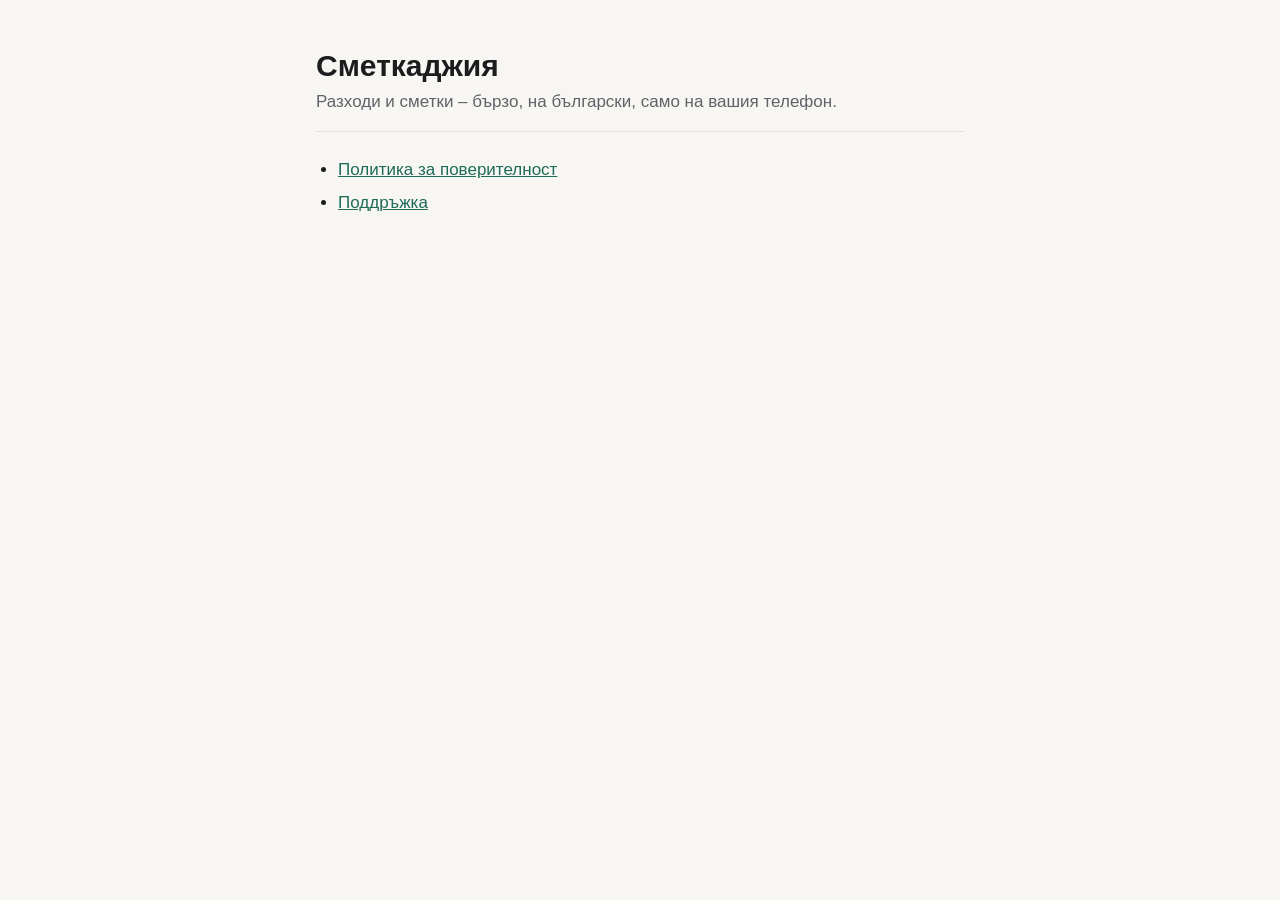
<file: index.html>
<!doctype html>
<html lang="bg">
<head>
<meta charset="utf-8">
<meta name="viewport" content="width=device-width, initial-scale=1">
<title>Сметкаджия</title>
<link rel="stylesheet" href="style.css">
</head>
<body>
<main>
<header>
  <h1>Сметкаджия</h1>
  <p class="meta">Разходи и сметки – бързо, на български, само на вашия телефон.</p>
</header>
<ul>
  <li><a href="privacy/">Политика за поверителност</a></li>
  <li><a href="support/">Поддръжка</a></li>
</ul>
</main>
</body>
</html>
</file>
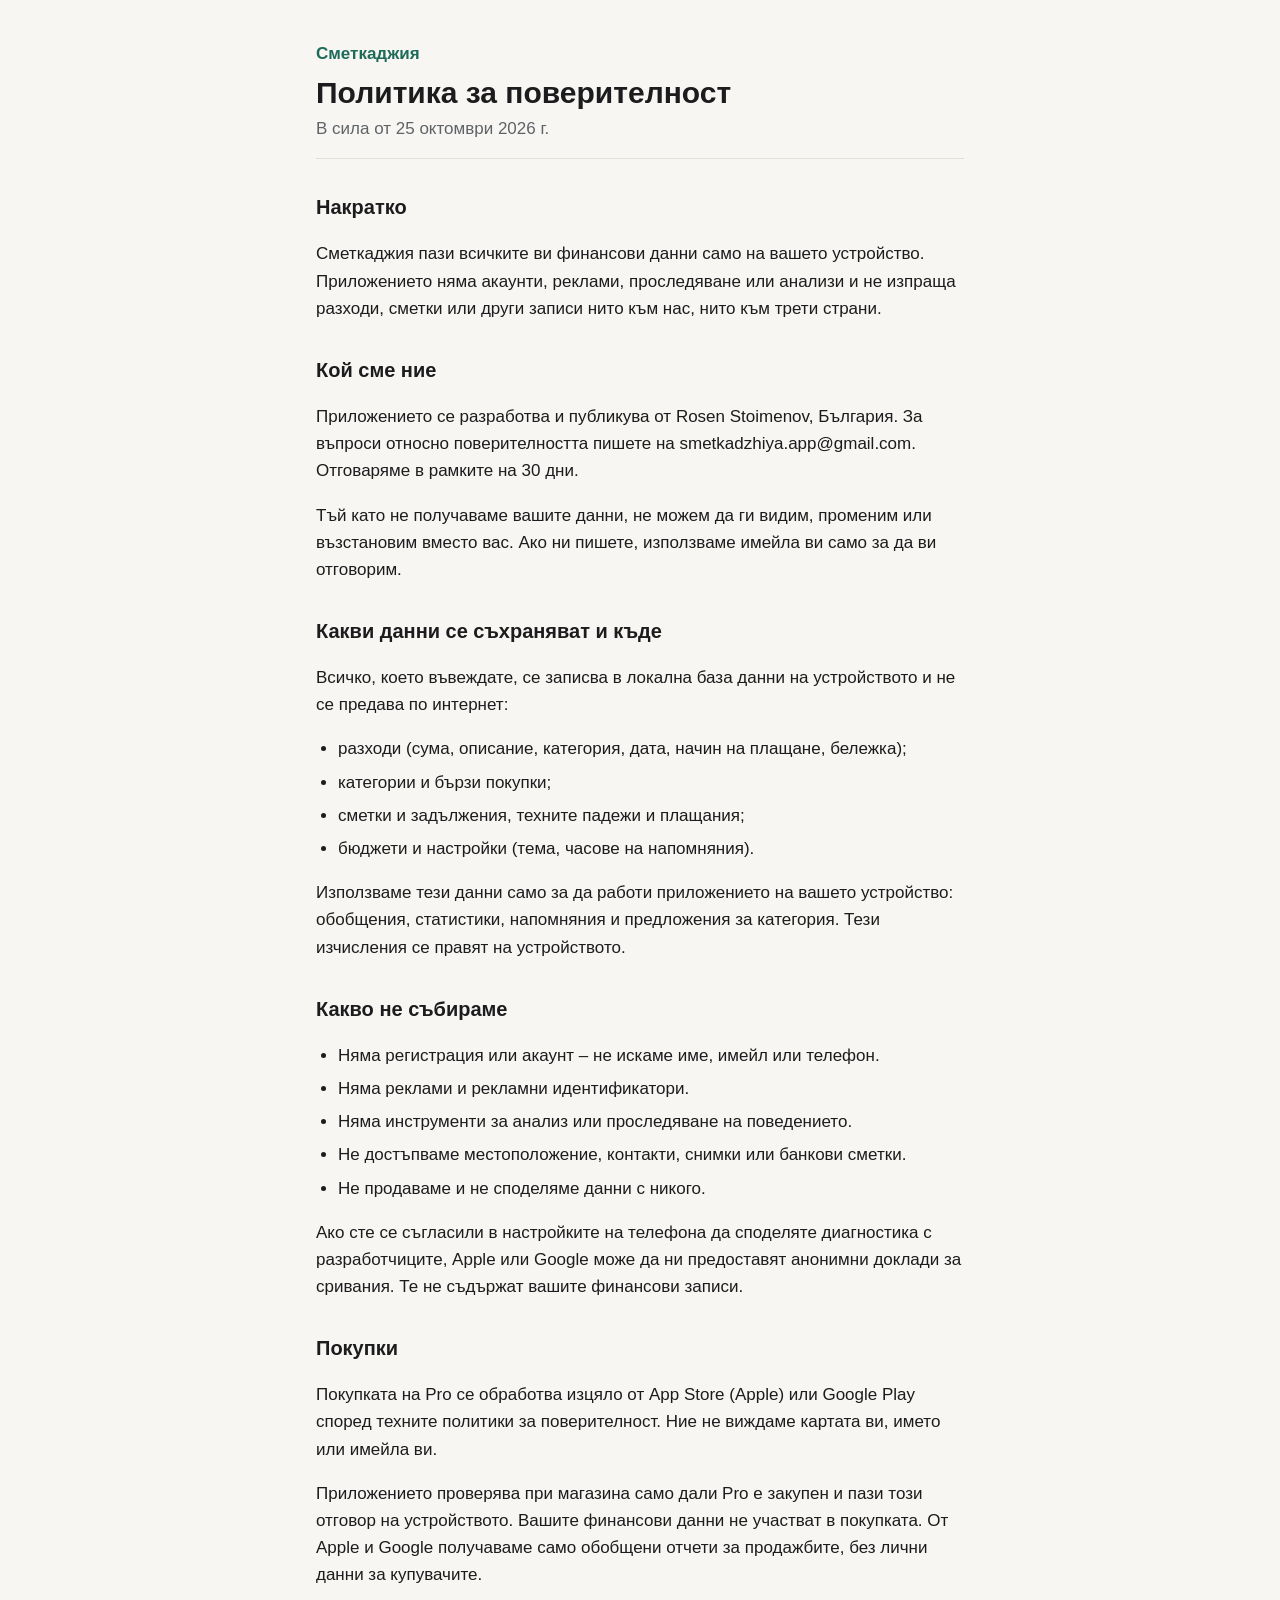
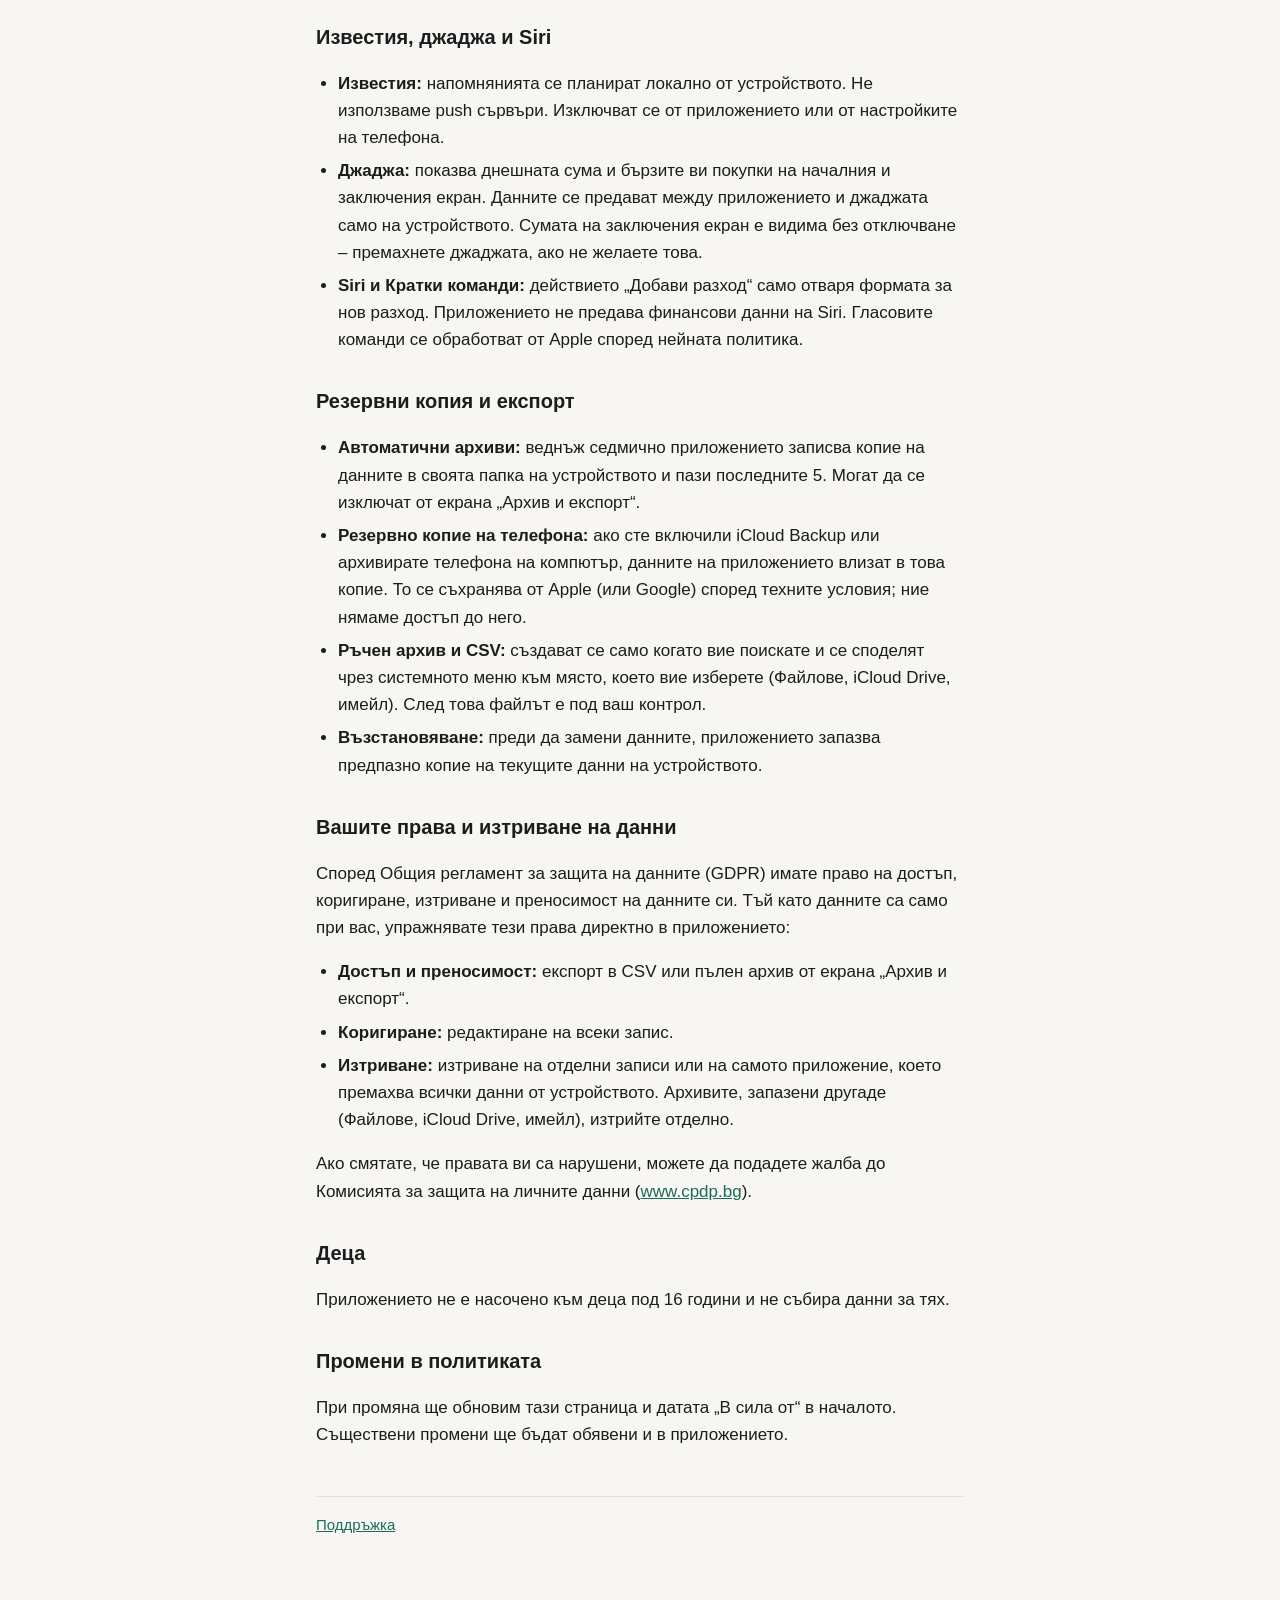
<file: privacy/index.html>
<!doctype html>
<html lang="bg">
<head>
<meta charset="utf-8">
<meta name="viewport" content="width=device-width, initial-scale=1">
<title>Политика за поверителност – Сметкаджия</title>
<link rel="stylesheet" href="../style.css">
</head>
<body>
<main>
<header>
  <a class="app" href="../">Сметкаджия</a>
  <h1>Политика за поверителност</h1>
  <p class="meta">В сила от 25 октомври 2026 г.</p>
</header>

<h2>Накратко</h2>
<p>Сметкаджия пази всичките ви финансови данни само на вашето устройство. Приложението няма акаунти, реклами, проследяване или анализи и не изпраща разходи, сметки или други записи нито към нас, нито към трети страни.</p>

<h2>Кой сме ние</h2>
<p>Приложението се разработва и публикува от Rosen Stoimenov, България. За въпроси относно поверителността пишете на smetkadzhiya.app@gmail.com. Отговаряме в рамките на 30 дни.</p>
<p>Тъй като не получаваме вашите данни, не можем да ги видим, променим или възстановим вместо вас. Ако ни пишете, използваме имейла ви само за да ви отговорим.</p>

<h2>Какви данни се съхраняват и къде</h2>
<p>Всичко, което въвеждате, се записва в локална база данни на устройството и не се предава по интернет:</p>
<ul>
  <li>разходи (сума, описание, категория, дата, начин на плащане, бележка);</li>
  <li>категории и бързи покупки;</li>
  <li>сметки и задължения, техните падежи и плащания;</li>
  <li>бюджети и настройки (тема, часове на напомняния).</li>
</ul>
<p>Използваме тези данни само за да работи приложението на вашето устройство: обобщения, статистики, напомняния и предложения за категория. Тези изчисления се правят на устройството.</p>

<h2>Какво не събираме</h2>
<ul>
  <li>Няма регистрация или акаунт – не искаме име, имейл или телефон.</li>
  <li>Няма реклами и рекламни идентификатори.</li>
  <li>Няма инструменти за анализ или проследяване на поведението.</li>
  <li>Не достъпваме местоположение, контакти, снимки или банкови сметки.</li>
  <li>Не продаваме и не споделяме данни с никого.</li>
</ul>
<p>Ако сте се съгласили в настройките на телефона да споделяте диагностика с разработчиците, Apple или Google може да ни предоставят анонимни доклади за сривания. Те не съдържат вашите финансови записи.</p>

<h2>Покупки</h2>
<p>Покупката на Pro се обработва изцяло от App Store (Apple) или Google Play според техните политики за поверителност. Ние не виждаме картата ви, името или имейла ви.</p>
<p>Приложението проверява при магазина само дали Pro е закупен и пази този отговор на устройството. Вашите финансови данни не участват в покупката. От Apple и Google получаваме само обобщени отчети за продажбите, без лични данни за купувачите.</p>

<h2>Известия, джаджа и Siri</h2>
<ul>
  <li><strong>Известия:</strong> напомнянията се планират локално от устройството. Не използваме push сървъри. Изключват се от приложението или от настройките на телефона.</li>
  <li><strong>Джаджа:</strong> показва днешната сума и бързите ви покупки на началния и заключения екран. Данните се предават между приложението и джаджата само на устройството. Сумата на заключения екран е видима без отключване – премахнете джаджата, ако не желаете това.</li>
  <li><strong>Siri и Кратки команди:</strong> действието „Добави разход“ само отваря формата за нов разход. Приложението не предава финансови данни на Siri. Гласовите команди се обработват от Apple според нейната политика.</li>
</ul>

<h2>Резервни копия и експорт</h2>
<ul>
  <li><strong>Автоматични архиви:</strong> веднъж седмично приложението записва копие на данните в своята папка на устройството и пази последните 5. Могат да се изключат от екрана „Архив и експорт“.</li>
  <li><strong>Резервно копие на телефона:</strong> ако сте включили iCloud Backup или архивирате телефона на компютър, данните на приложението влизат в това копие. То се съхранява от Apple (или Google) според техните условия; ние нямаме достъп до него.</li>
  <li><strong>Ръчен архив и CSV:</strong> създават се само когато вие поискате и се споделят чрез системното меню към място, което вие изберете (Файлове, iCloud Drive, имейл). След това файлът е под ваш контрол.</li>
  <li><strong>Възстановяване:</strong> преди да замени данните, приложението запазва предпазно копие на текущите данни на устройството.</li>
</ul>

<h2>Вашите права и изтриване на данни</h2>
<p>Според Общия регламент за защита на данните (GDPR) имате право на достъп, коригиране, изтриване и преносимост на данните си. Тъй като данните са само при вас, упражнявате тези права директно в приложението:</p>
<ul>
  <li><strong>Достъп и преносимост:</strong> експорт в CSV или пълен архив от екрана „Архив и експорт“.</li>
  <li><strong>Коригиране:</strong> редактиране на всеки запис.</li>
  <li><strong>Изтриване:</strong> изтриване на отделни записи или на самото приложение, което премахва всички данни от устройството. Архивите, запазени другаде (Файлове, iCloud Drive, имейл), изтрийте отделно.</li>
</ul>
<p>Ако смятате, че правата ви са нарушени, можете да подадете жалба до Комисията за защита на личните данни (<a href="https://www.cpdp.bg">www.cpdp.bg</a>).</p>

<h2>Деца</h2>
<p>Приложението не е насочено към деца под 16 години и не събира данни за тях.</p>

<h2>Промени в политиката</h2>
<p>При промяна ще обновим тази страница и датата „В сила от“ в началото. Съществени промени ще бъдат обявени и в приложението.</p>

<footer><a href="../support/">Поддръжка</a></footer>
</main>
</body>
</html>
</file>
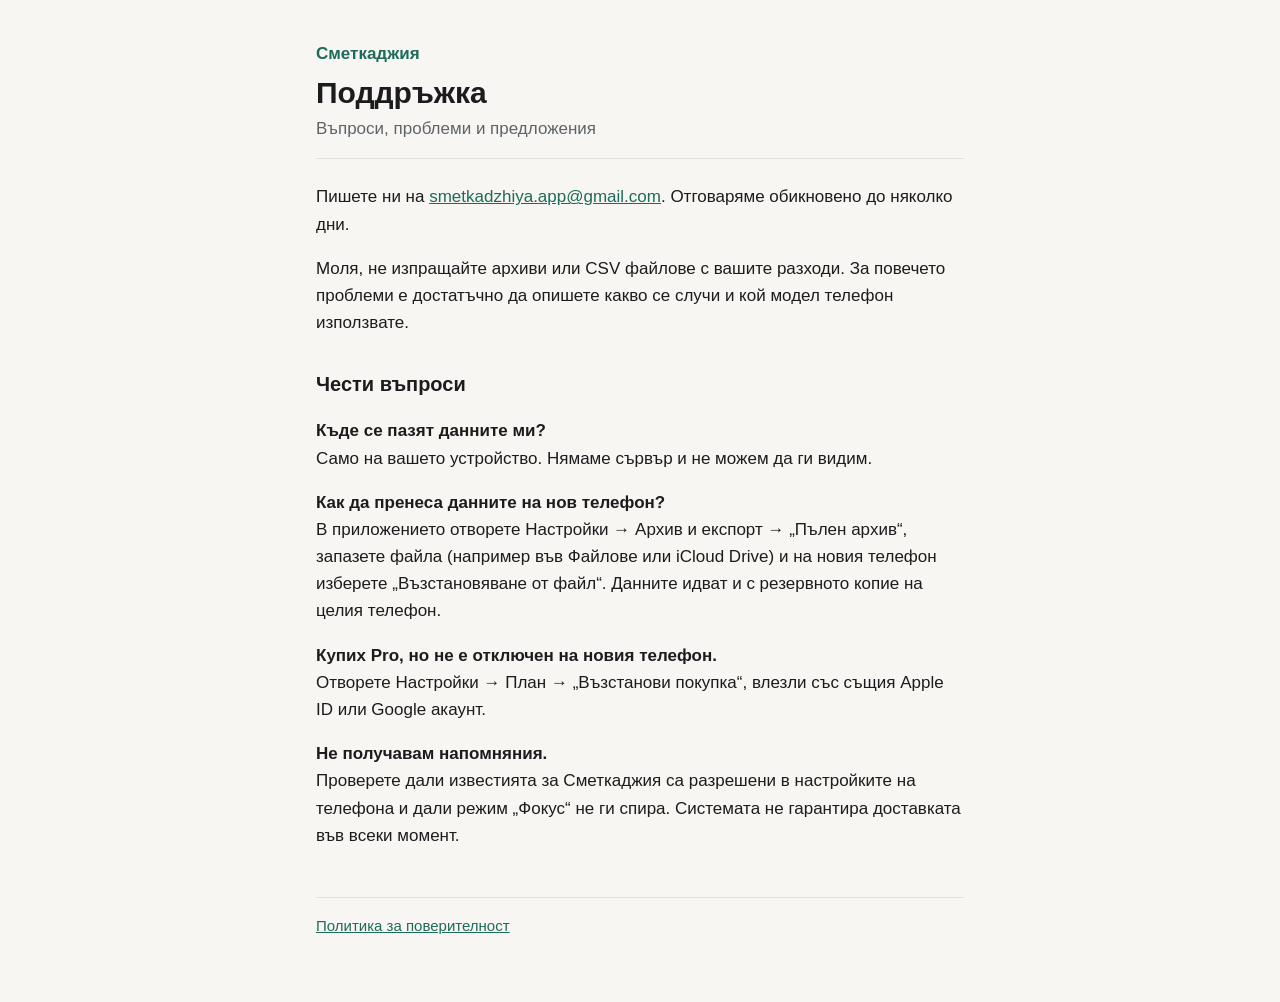
<file: support/index.html>
<!doctype html>
<html lang="bg">
<head>
<meta charset="utf-8">
<meta name="viewport" content="width=device-width, initial-scale=1">
<title>Поддръжка – Сметкаджия</title>
<link rel="stylesheet" href="../style.css">
</head>
<body>
<main>
<header>
  <a class="app" href="../">Сметкаджия</a>
  <h1>Поддръжка</h1>
  <p class="meta">Въпроси, проблеми и предложения</p>
</header>

<p>Пишете ни на <a href="mailto:smetkadzhiya.app@gmail.com">smetkadzhiya.app@gmail.com</a>. Отговаряме обикновено до няколко дни.</p>
<p>Моля, не изпращайте архиви или CSV файлове с вашите разходи. За повечето проблеми е достатъчно да опишете какво се случи и кой модел телефон използвате.</p>

<h2>Чести въпроси</h2>
<p><strong>Къде се пазят данните ми?</strong><br>Само на вашето устройство. Нямаме сървър и не можем да ги видим.</p>
<p><strong>Как да пренеса данните на нов телефон?</strong><br>В приложението отворете Настройки → Архив и експорт → „Пълен архив“, запазете файла (например във Файлове или iCloud Drive) и на новия телефон изберете „Възстановяване от файл“. Данните идват и с резервното копие на целия телефон.</p>
<p><strong>Купих Pro, но не е отключен на новия телефон.</strong><br>Отворете Настройки → План → „Възстанови покупка“, влезли със същия Apple ID или Google акаунт.</p>
<p><strong>Не получавам напомняния.</strong><br>Проверете дали известията за Сметкаджия са разрешени в настройките на телефона и дали режим „Фокус“ не ги спира. Системата не гарантира доставката във всеки момент.</p>

<footer><a href="../privacy/">Политика за поверителност</a></footer>
</main>
</body>
</html>
</file>
<file: style.css>
:root {
  --bg: #f7f6f2;
  --text: #1c1c1e;
  --muted: #5f6368;
  --accent: #1e6b5a;
  --line: #e2e0d9;
  color-scheme: light dark;
}
@media (prefers-color-scheme: dark) {
  :root {
    --bg: #121413;
    --text: #ececec;
    --muted: #a3a8a6;
    --accent: #5cc3a8;
    --line: #2a2e2c;
  }
}
* { box-sizing: border-box; }
body {
  margin: 0;
  background: var(--bg);
  color: var(--text);
  font: 17px/1.6 -apple-system, BlinkMacSystemFont, 'Segoe UI', Roboto, sans-serif;
}
main { max-width: 680px; margin: 0 auto; padding: 40px 16px 64px; }
header { border-bottom: 1px solid var(--line); padding-bottom: 16px; margin-bottom: 24px; }
.app { color: var(--accent); font-weight: 600; text-decoration: none; }
h1 { font-size: 30px; line-height: 1.2; margin: 8px 0 4px; }
h2 { font-size: 20px; margin: 32px 0 8px; }
.meta { color: var(--muted); margin: 0; }
a { color: var(--accent); }
ul { padding-left: 22px; }
li { margin: 6px 0; }
footer { margin-top: 48px; padding-top: 16px; border-top: 1px solid var(--line); color: var(--muted); font-size: 15px; }
</file>
